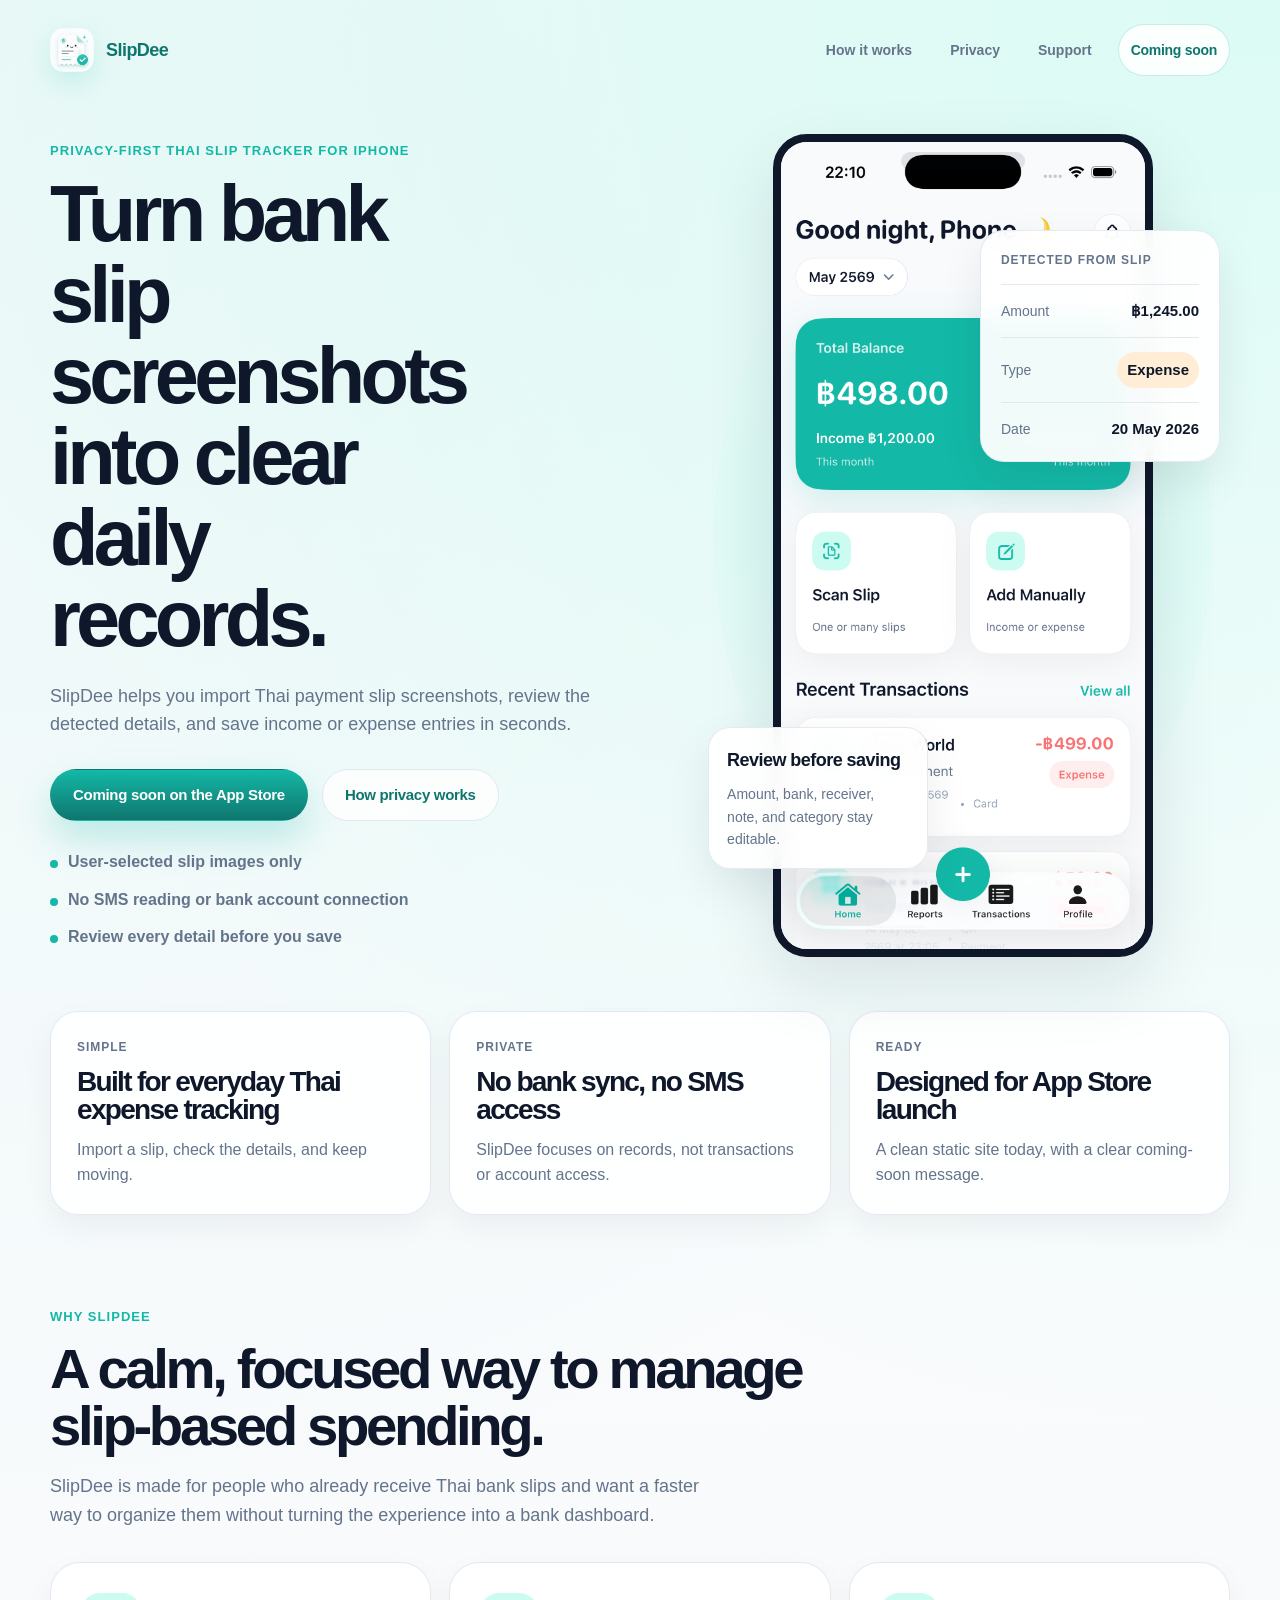
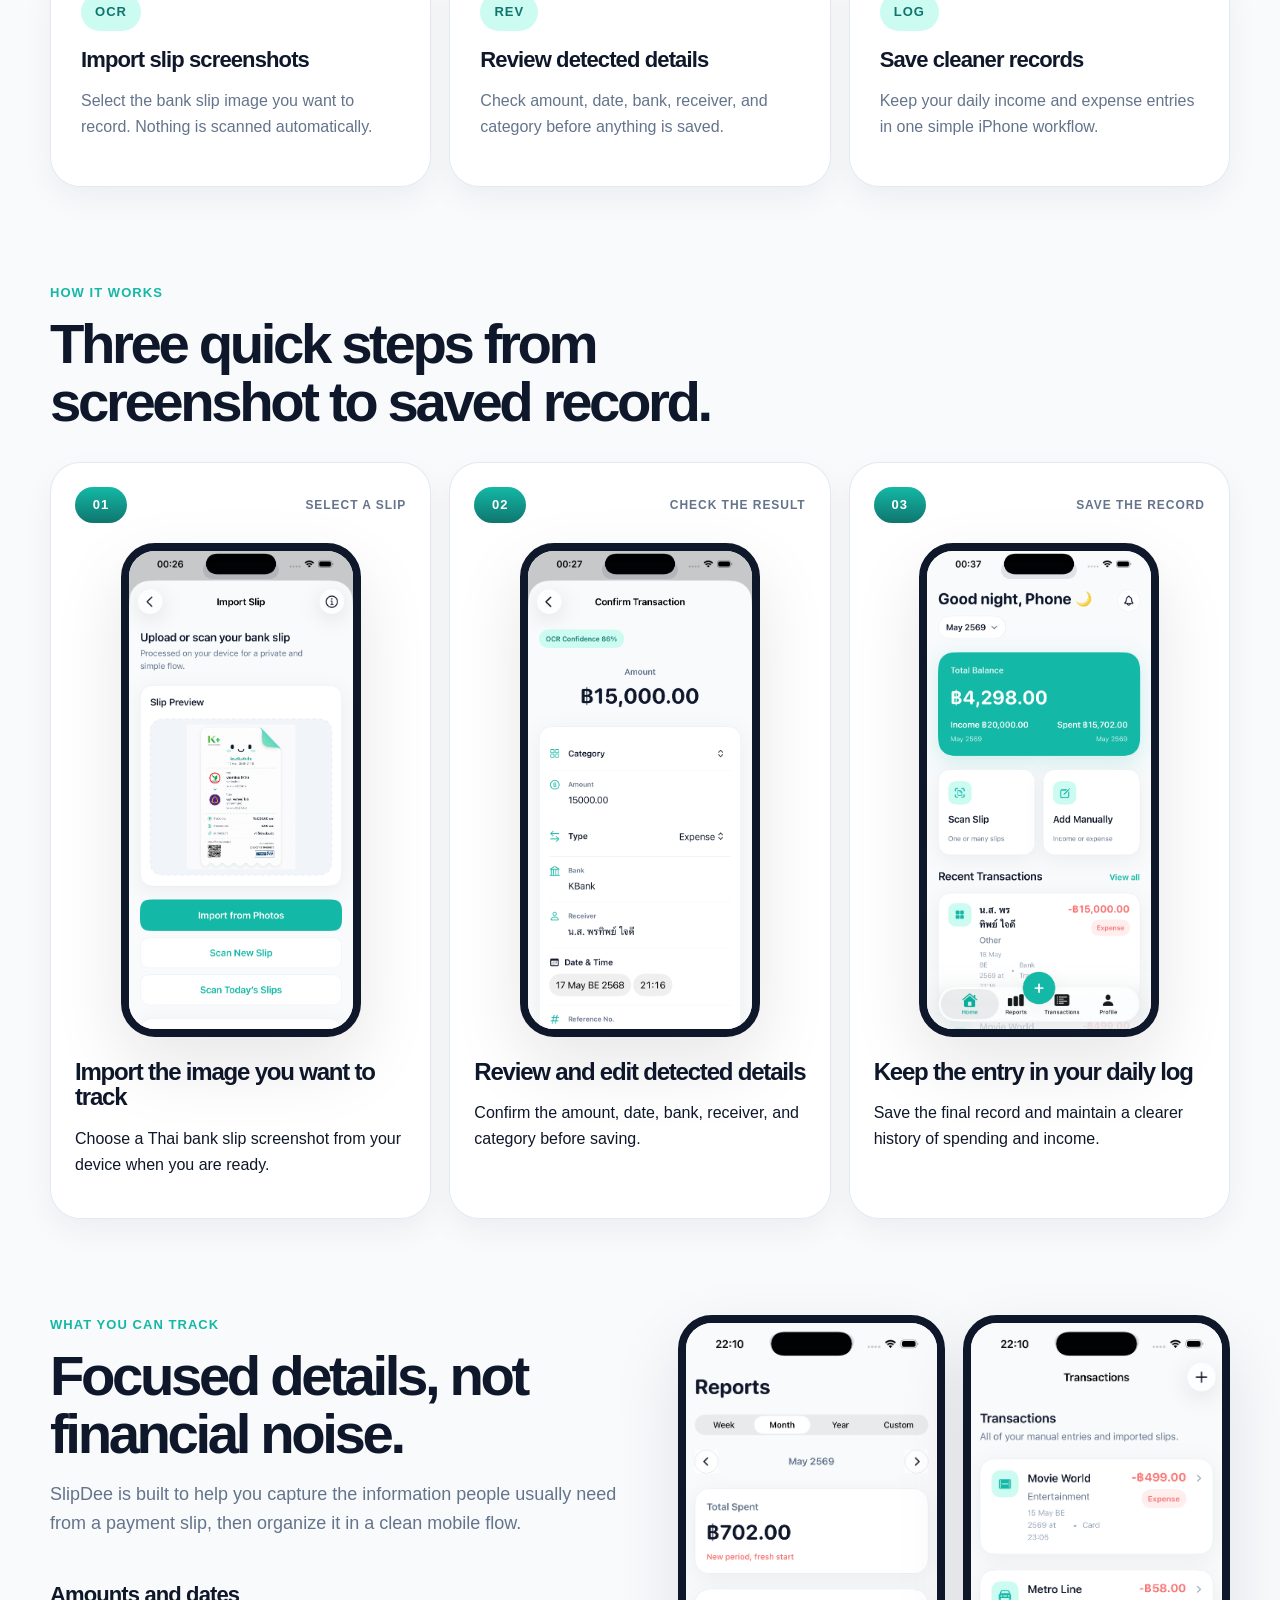
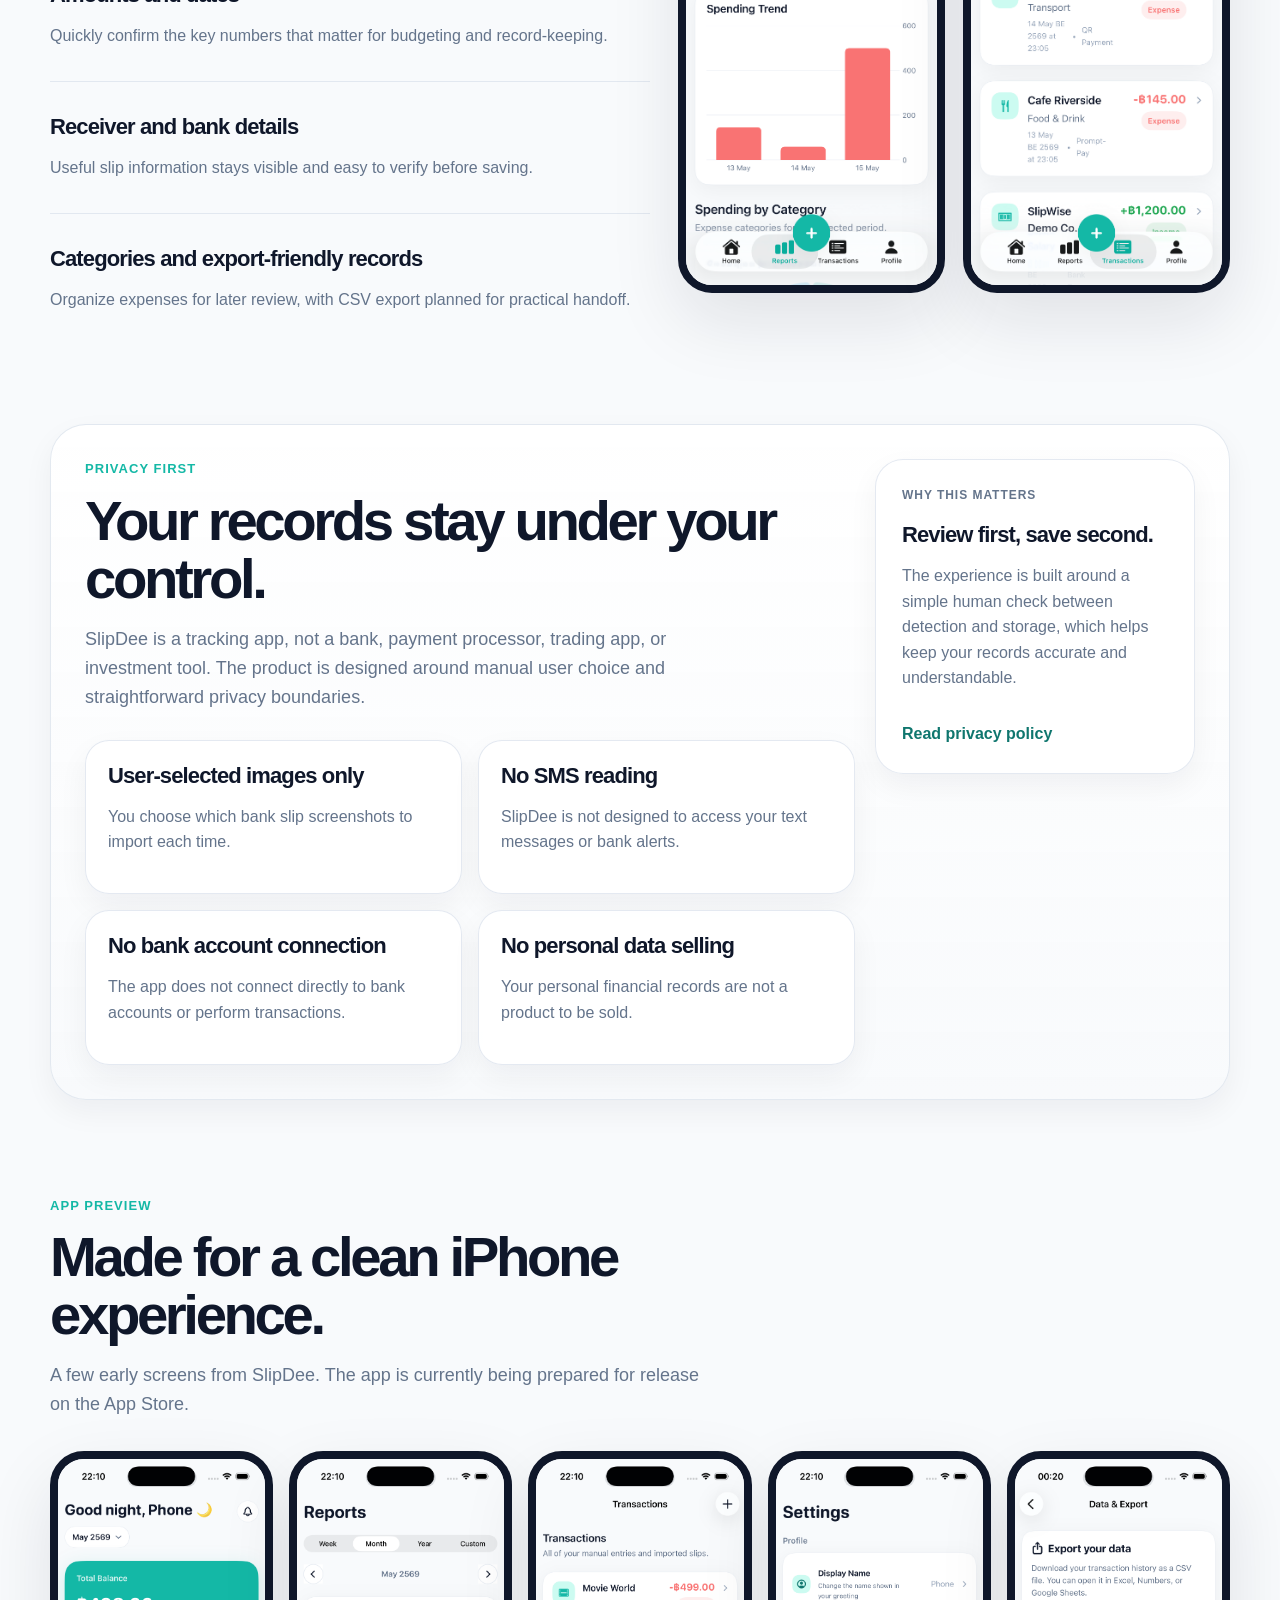
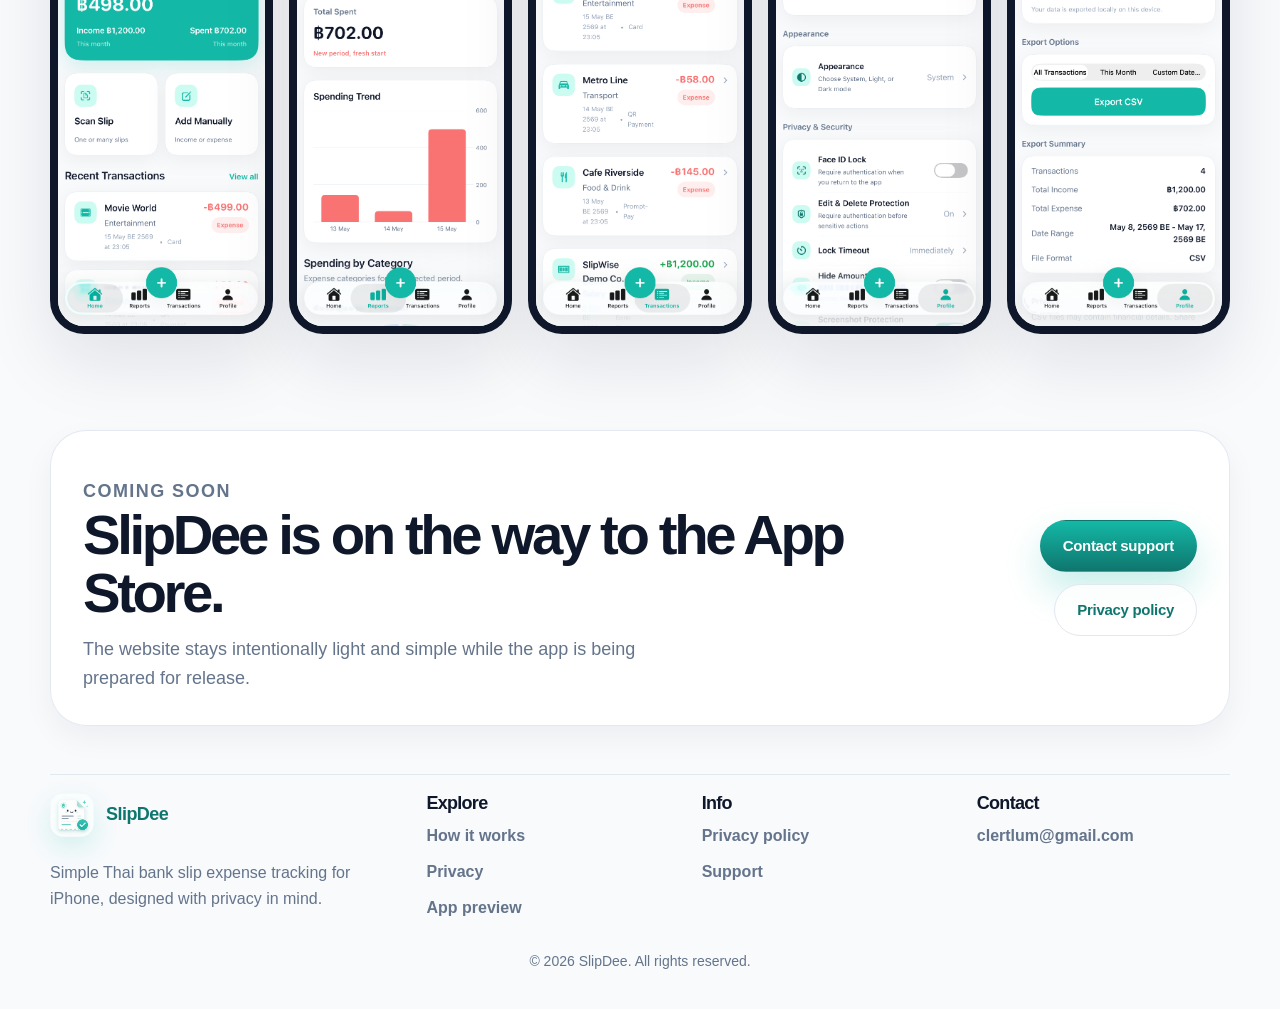
<file: index.html>
<!DOCTYPE html>
<html lang="en">
<head>
  <meta charset="UTF-8" />
  <meta name="viewport" content="width=device-width, initial-scale=1.0" />
  <title>SlipDee - Thai bank slip expense tracking for iPhone</title>
  <meta
    name="description"
    content="SlipDee helps Thai users import bank slip screenshots, review detected details, and save income or expense records in a simple privacy-first iPhone app."
  />
  <link rel="stylesheet" href="style.css" />
</head>
<body>
  <div class="page-shell">
    <header class="site-header">
      <a href="index.html" class="brand" aria-label="SlipDee home">
        <img
          src="assets/app-icon.png"
          alt="SlipDee app icon"
          class="brand-icon"
        />
        <span class="brand-text">SlipDee</span>
      </a>

      <nav class="site-nav" aria-label="Main navigation">
        <a href="#how-it-works">How it works</a>
        <a href="#privacy">Privacy</a>
        <a href="support.html">Support</a>
        <a href="#coming-soon" class="button button-nav">Coming soon</a>
      </nav>
    </header>

    <main>
      <section class="hero">
        <div class="hero-copy">
          <p class="eyebrow">Privacy-first Thai slip tracker for iPhone</p>
          <h1>Turn bank slip screenshots into clear daily records.</h1>
          <p class="hero-lead">
            SlipDee helps you import Thai payment slip screenshots, review the
            detected details, and save income or expense entries in seconds.
          </p>

          <div class="hero-actions">
            <a href="#coming-soon" class="button button-primary">Coming soon on the App Store</a>
            <a href="#privacy" class="button button-secondary">How privacy works</a>
          </div>

          <ul class="hero-points" aria-label="SlipDee highlights">
            <li>User-selected slip images only</li>
            <li>No SMS reading or bank account connection</li>
            <li>Review every detail before you save</li>
          </ul>
        </div>

        <div class="hero-visual">
          <div class="hero-glow" aria-hidden="true"></div>

          <article class="device device-primary">
            <img
              src="assets/screenshot-1.png"
              alt="SlipDee home screen showing expense tracking overview"
            />
          </article>

          <article class="floating-card summary-card">
            <p class="card-label">Detected from slip</p>
            <div class="summary-row">
              <span>Amount</span>
              <strong>฿1,245.00</strong>
            </div>
            <div class="summary-row">
              <span>Type</span>
              <strong class="expense-chip">Expense</strong>
            </div>
            <div class="summary-row">
              <span>Date</span>
              <strong>20 May 2026</strong>
            </div>
          </article>

          <article class="floating-card mini-card">
            <p class="mini-card-title">Review before saving</p>
            <p class="mini-card-text">Amount, bank, receiver, note, and category stay editable.</p>
          </article>
        </div>
      </section>

      <section class="signal-band" aria-label="Key value points">
        <article class="signal-card">
          <p class="signal-kicker">Simple</p>
          <h2>Built for everyday Thai expense tracking</h2>
          <p>Import a slip, check the details, and keep moving.</p>
        </article>

        <article class="signal-card">
          <p class="signal-kicker">Private</p>
          <h2>No bank sync, no SMS access</h2>
          <p>SlipDee focuses on records, not transactions or account access.</p>
        </article>

        <article class="signal-card">
          <p class="signal-kicker">Ready</p>
          <h2>Designed for App Store launch</h2>
          <p>A clean static site today, with a clear coming-soon message.</p>
        </article>
      </section>

      <section class="section intro-section" id="features">
        <div class="section-heading">
          <p class="eyebrow">Why SlipDee</p>
          <h2>A calm, focused way to manage slip-based spending.</h2>
          <p class="section-lead">
            SlipDee is made for people who already receive Thai bank slips and
            want a faster way to organize them without turning the experience
            into a bank dashboard.
          </p>
        </div>

        <div class="value-grid">
          <article class="value-card">
            <span class="icon-badge">OCR</span>
            <h3>Import slip screenshots</h3>
            <p>Select the bank slip image you want to record. Nothing is scanned automatically.</p>
          </article>

          <article class="value-card">
            <span class="icon-badge">REV</span>
            <h3>Review detected details</h3>
            <p>Check amount, date, bank, receiver, and category before anything is saved.</p>
          </article>

          <article class="value-card">
            <span class="icon-badge">LOG</span>
            <h3>Save cleaner records</h3>
            <p>Keep your daily income and expense entries in one simple iPhone workflow.</p>
          </article>
        </div>
      </section>

      <section class="section steps-section" id="how-it-works">
        <div class="section-heading">
          <p class="eyebrow">How it works</p>
          <h2>Three quick steps from screenshot to saved record.</h2>
        </div>

        <div class="steps-grid">
          <article class="step-card">
            <div class="step-topline">
              <span class="step-number">01</span>
              <p>Select a slip</p>
            </div>
            <div class="device step-device">
              <img
                src="assets/step-1-import.png"
                alt="SlipDee import screen for selecting a Thai bank slip image"
              />
            </div>
            <h3>Import the image you want to track</h3>
            <p>Choose a Thai bank slip screenshot from your device when you are ready.</p>
          </article>

          <article class="step-card">
            <div class="step-topline">
              <span class="step-number">02</span>
              <p>Check the result</p>
            </div>
            <div class="device step-device">
              <img
                src="assets/step-2-review.png"
                alt="SlipDee review screen showing detected transaction details"
              />
            </div>
            <h3>Review and edit detected details</h3>
            <p>Confirm the amount, date, bank, receiver, and category before saving.</p>
          </article>

          <article class="step-card">
            <div class="step-topline">
              <span class="step-number">03</span>
              <p>Save the record</p>
            </div>
            <div class="device step-device">
              <img
                src="assets/step-3-saved.png"
                alt="SlipDee saved record screen after the expense entry is created"
              />
            </div>
            <h3>Keep the entry in your daily log</h3>
            <p>Save the final record and maintain a clearer history of spending and income.</p>
          </article>
        </div>
      </section>

      <section class="section showcase-section">
        <div class="showcase-copy">
          <p class="eyebrow">What you can track</p>
          <h2>Focused details, not financial noise.</h2>
          <p class="section-lead">
            SlipDee is built to help you capture the information people usually
            need from a payment slip, then organize it in a clean mobile flow.
          </p>

          <div class="detail-list">
            <article class="detail-item">
              <h3>Amounts and dates</h3>
              <p>Quickly confirm the key numbers that matter for budgeting and record-keeping.</p>
            </article>

            <article class="detail-item">
              <h3>Receiver and bank details</h3>
              <p>Useful slip information stays visible and easy to verify before saving.</p>
            </article>

            <article class="detail-item">
              <h3>Categories and export-friendly records</h3>
              <p>Organize expenses for later review, with CSV export planned for practical handoff.</p>
            </article>
          </div>
        </div>

        <div class="showcase-visuals">
          <article class="device device-secondary">
            <img
              src="assets/screenshot-2.png"
              alt="SlipDee screen for scanning or importing a bank slip"
            />
          </article>
          <article class="device device-secondary">
            <img
              src="assets/screenshot-3.png"
              alt="SlipDee review screen with categorized transaction details"
            />
          </article>
        </div>
      </section>

      <section class="privacy-panel" id="privacy">
        <div class="privacy-copy">
          <p class="eyebrow">Privacy first</p>
          <h2>Your records stay under your control.</h2>
          <p class="section-lead">
            SlipDee is a tracking app, not a bank, payment processor, trading
            app, or investment tool. The product is designed around manual user
            choice and straightforward privacy boundaries.
          </p>

          <div class="privacy-grid">
            <article class="privacy-item">
              <h3>User-selected images only</h3>
              <p>You choose which bank slip screenshots to import each time.</p>
            </article>

            <article class="privacy-item">
              <h3>No SMS reading</h3>
              <p>SlipDee is not designed to access your text messages or bank alerts.</p>
            </article>

            <article class="privacy-item">
              <h3>No bank account connection</h3>
              <p>The app does not connect directly to bank accounts or perform transactions.</p>
            </article>

            <article class="privacy-item">
              <h3>No personal data selling</h3>
              <p>Your personal financial records are not a product to be sold.</p>
            </article>
          </div>
        </div>

        <aside class="privacy-card">
          <p class="card-label">Why this matters</p>
          <h3>Review first, save second.</h3>
          <p>
            The experience is built around a simple human check between
            detection and storage, which helps keep your records accurate and
            understandable.
          </p>
          <a href="privacy.html" class="text-link">Read privacy policy</a>
        </aside>
      </section>

      <section class="section preview-section" id="coming-soon">
        <div class="section-heading">
          <p class="eyebrow">App preview</p>
          <h2>Made for a clean iPhone experience.</h2>
          <p class="section-lead">
            A few early screens from SlipDee. The app is currently being
            prepared for release on the App Store.
          </p>
        </div>

        <div class="preview-grid">
          <article class="device preview-device">
            <img src="assets/screenshot-1.png" alt="SlipDee dashboard preview" />
          </article>
          <article class="device preview-device">
            <img src="assets/screenshot-2.png" alt="SlipDee import preview" />
          </article>
          <article class="device preview-device">
            <img src="assets/screenshot-3.png" alt="SlipDee review preview" />
          </article>
          <article class="device preview-device">
            <img src="assets/screenshot-4.png" alt="SlipDee reports preview" />
          </article>
          <article class="device preview-device">
            <img src="assets/screenshot-5.png" alt="SlipDee export preview" />
          </article>
        </div>
      </section>

      <section class="cta-panel">
        <div>
          <p class="eyebrow">Coming soon</p>
          <h2>SlipDee is on the way to the App Store.</h2>
          <p>
            The website stays intentionally light and simple while the app is
            being prepared for release.
          </p>
        </div>

        <div class="cta-actions">
          <a href="support.html" class="button button-primary">Contact support</a>
          <a href="privacy.html" class="button button-secondary">Privacy policy</a>
        </div>
      </section>
    </main>

    <footer class="site-footer">
      <div class="footer-brand">
        <a href="index.html" class="brand" aria-label="SlipDee home">
          <img
            src="assets/app-icon.png"
            alt="SlipDee app icon"
            class="brand-icon"
          />
          <span class="brand-text">SlipDee</span>
        </a>
        <p>Simple Thai bank slip expense tracking for iPhone, designed with privacy in mind.</p>
      </div>

      <div class="footer-links">
        <h3>Explore</h3>
        <a href="#how-it-works">How it works</a>
        <a href="#privacy">Privacy</a>
        <a href="#coming-soon">App preview</a>
      </div>

      <div class="footer-links">
        <h3>Info</h3>
        <a href="privacy.html">Privacy policy</a>
        <a href="support.html">Support</a>
      </div>

      <div class="footer-links">
        <h3>Contact</h3>
        <a href="mailto:clertlum@gmail.com">clertlum@gmail.com</a>
      </div>
    </footer>

    <p class="site-meta">© 2026 SlipDee. All rights reserved.</p>
  </div>
</body>
</html>
</file>
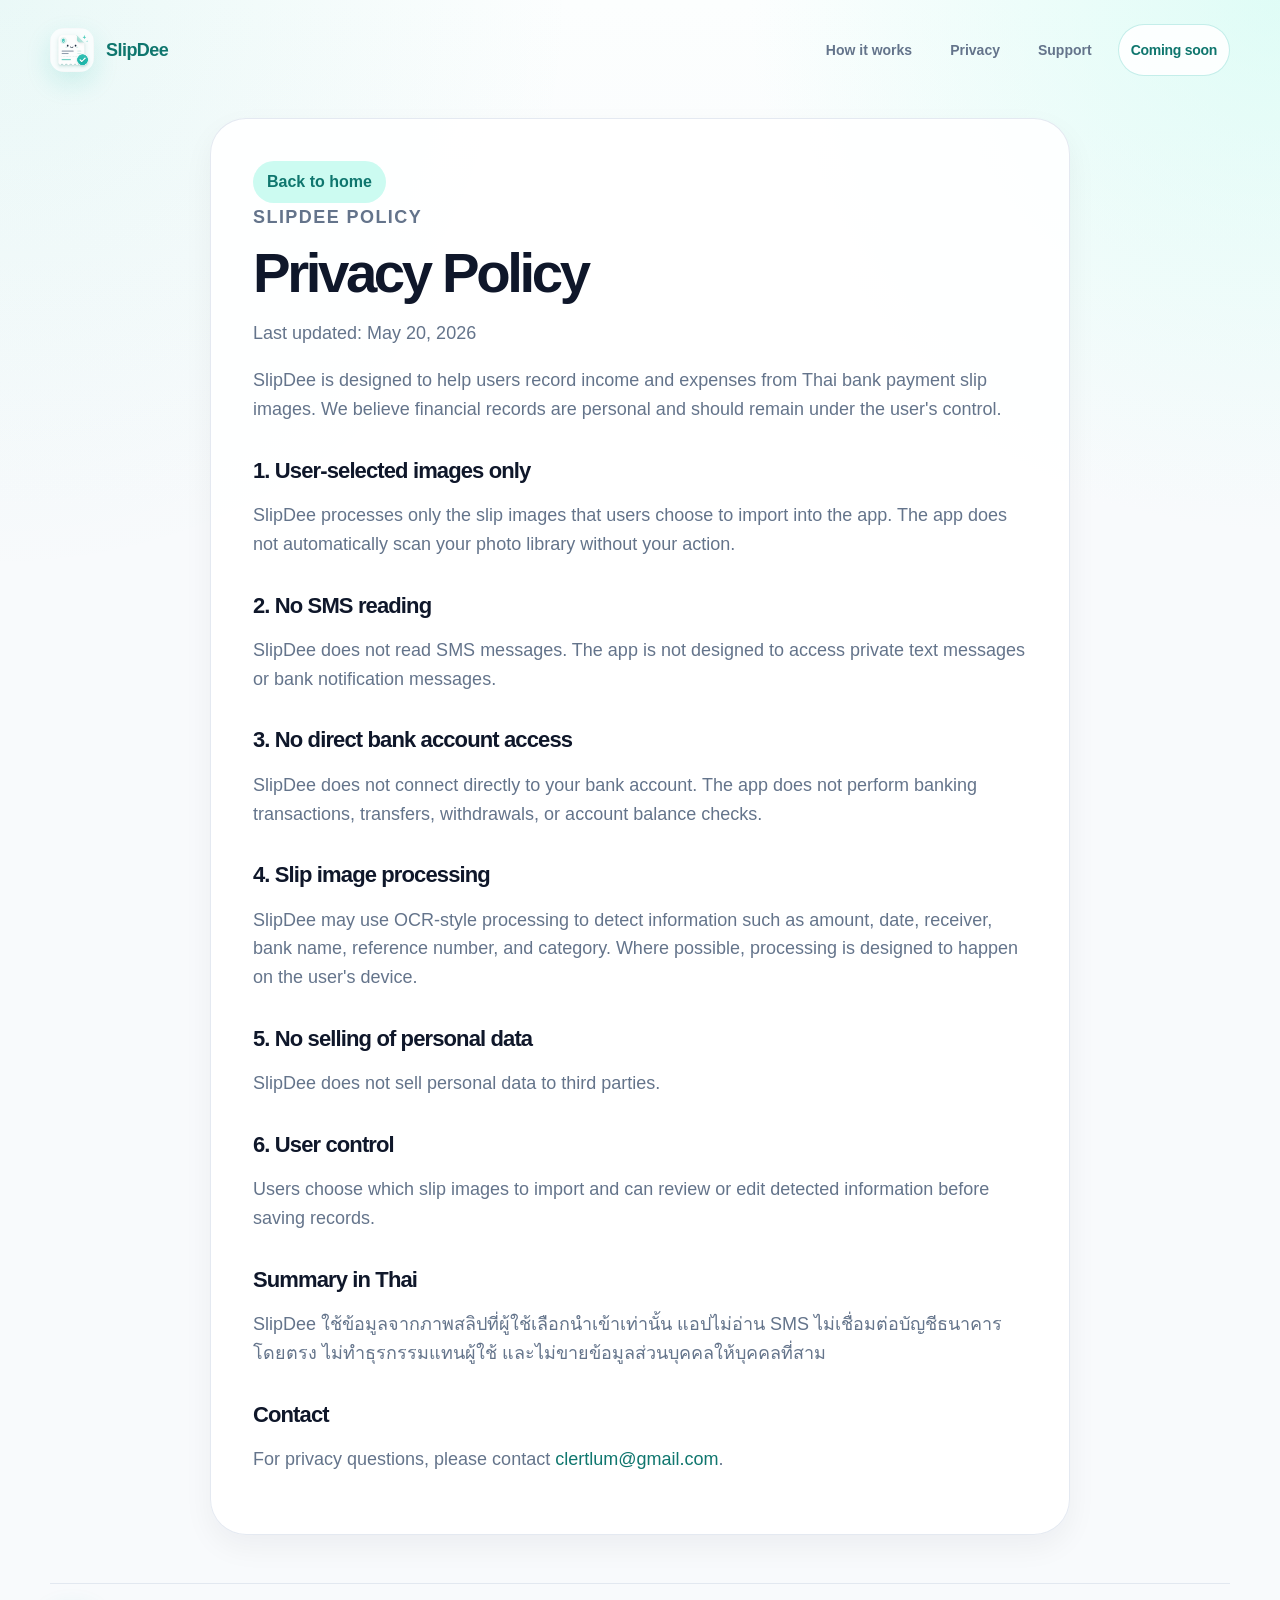
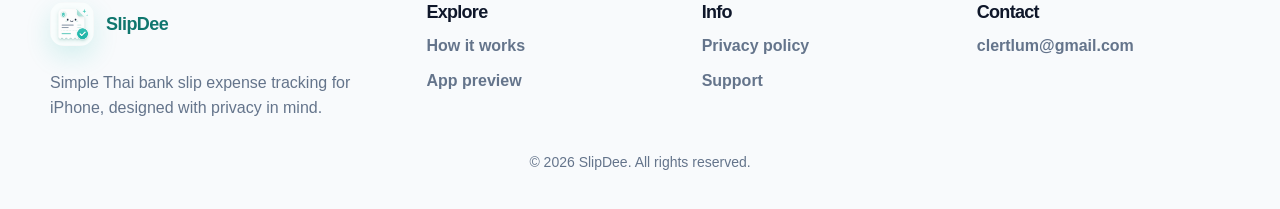
<file: privacy.html>
<!DOCTYPE html>
<html lang="en">
<head>
  <meta charset="UTF-8" />
  <meta name="viewport" content="width=device-width, initial-scale=1.0" />
  <title>Privacy Policy - SlipDee</title>
  <meta
    name="description"
    content="Privacy information for SlipDee, the Thai bank slip expense tracker for iPhone."
  />
  <link rel="stylesheet" href="style.css" />
</head>
<body>
  <div class="page-shell">
    <header class="site-header">
      <a href="index.html" class="brand" aria-label="SlipDee home">
        <img
          src="assets/app-icon.png"
          alt="SlipDee app icon"
          class="brand-icon"
        />
        <span class="brand-text">SlipDee</span>
      </a>

      <nav class="site-nav" aria-label="Secondary navigation">
        <a href="index.html#how-it-works">How it works</a>
        <a href="index.html#privacy">Privacy</a>
        <a href="support.html">Support</a>
        <a href="index.html#coming-soon" class="button button-nav">Coming soon</a>
      </nav>
    </header>

    <main class="page-content">
      <a href="index.html" class="back-link">Back to home</a>

      <p class="eyebrow">SlipDee policy</p>
      <h1>Privacy Policy</h1>
      <p>Last updated: May 20, 2026</p>

      <p>
        SlipDee is designed to help users record income and expenses from Thai
        bank payment slip images. We believe financial records are personal and
        should remain under the user's control.
      </p>

      <h2>1. User-selected images only</h2>
      <p>
        SlipDee processes only the slip images that users choose to import into
        the app. The app does not automatically scan your photo library without
        your action.
      </p>

      <h2>2. No SMS reading</h2>
      <p>
        SlipDee does not read SMS messages. The app is not designed to access
        private text messages or bank notification messages.
      </p>

      <h2>3. No direct bank account access</h2>
      <p>
        SlipDee does not connect directly to your bank account. The app does
        not perform banking transactions, transfers, withdrawals, or account
        balance checks.
      </p>

      <h2>4. Slip image processing</h2>
      <p>
        SlipDee may use OCR-style processing to detect information such as
        amount, date, receiver, bank name, reference number, and category.
        Where possible, processing is designed to happen on the user's device.
      </p>

      <h2>5. No selling of personal data</h2>
      <p>
        SlipDee does not sell personal data to third parties.
      </p>

      <h2>6. User control</h2>
      <p>
        Users choose which slip images to import and can review or edit
        detected information before saving records.
      </p>

      <h2>Summary in Thai</h2>
      <p>
        SlipDee ใช้ข้อมูลจากภาพสลิปที่ผู้ใช้เลือกนำเข้าเท่านั้น แอปไม่อ่าน
        SMS ไม่เชื่อมต่อบัญชีธนาคารโดยตรง ไม่ทำธุรกรรมแทนผู้ใช้ และไม่ขายข้อมูลส่วนบุคคลให้บุคคลที่สาม
      </p>

      <h2>Contact</h2>
      <p>
        For privacy questions, please contact
        <a href="mailto:clertlum@gmail.com">clertlum@gmail.com</a>.
      </p>
    </main>

    <footer class="site-footer">
      <div class="footer-brand">
        <a href="index.html" class="brand" aria-label="SlipDee home">
          <img
            src="assets/app-icon.png"
            alt="SlipDee app icon"
            class="brand-icon"
          />
          <span class="brand-text">SlipDee</span>
        </a>
        <p>Simple Thai bank slip expense tracking for iPhone, designed with privacy in mind.</p>
      </div>

      <div class="footer-links">
        <h3>Explore</h3>
        <a href="index.html#how-it-works">How it works</a>
        <a href="index.html#coming-soon">App preview</a>
      </div>

      <div class="footer-links">
        <h3>Info</h3>
        <a href="privacy.html">Privacy policy</a>
        <a href="support.html">Support</a>
      </div>

      <div class="footer-links">
        <h3>Contact</h3>
        <a href="mailto:clertlum@gmail.com">clertlum@gmail.com</a>
      </div>
    </footer>

    <p class="site-meta">© 2026 SlipDee. All rights reserved.</p>
  </div>
</body>
</html>
</file>
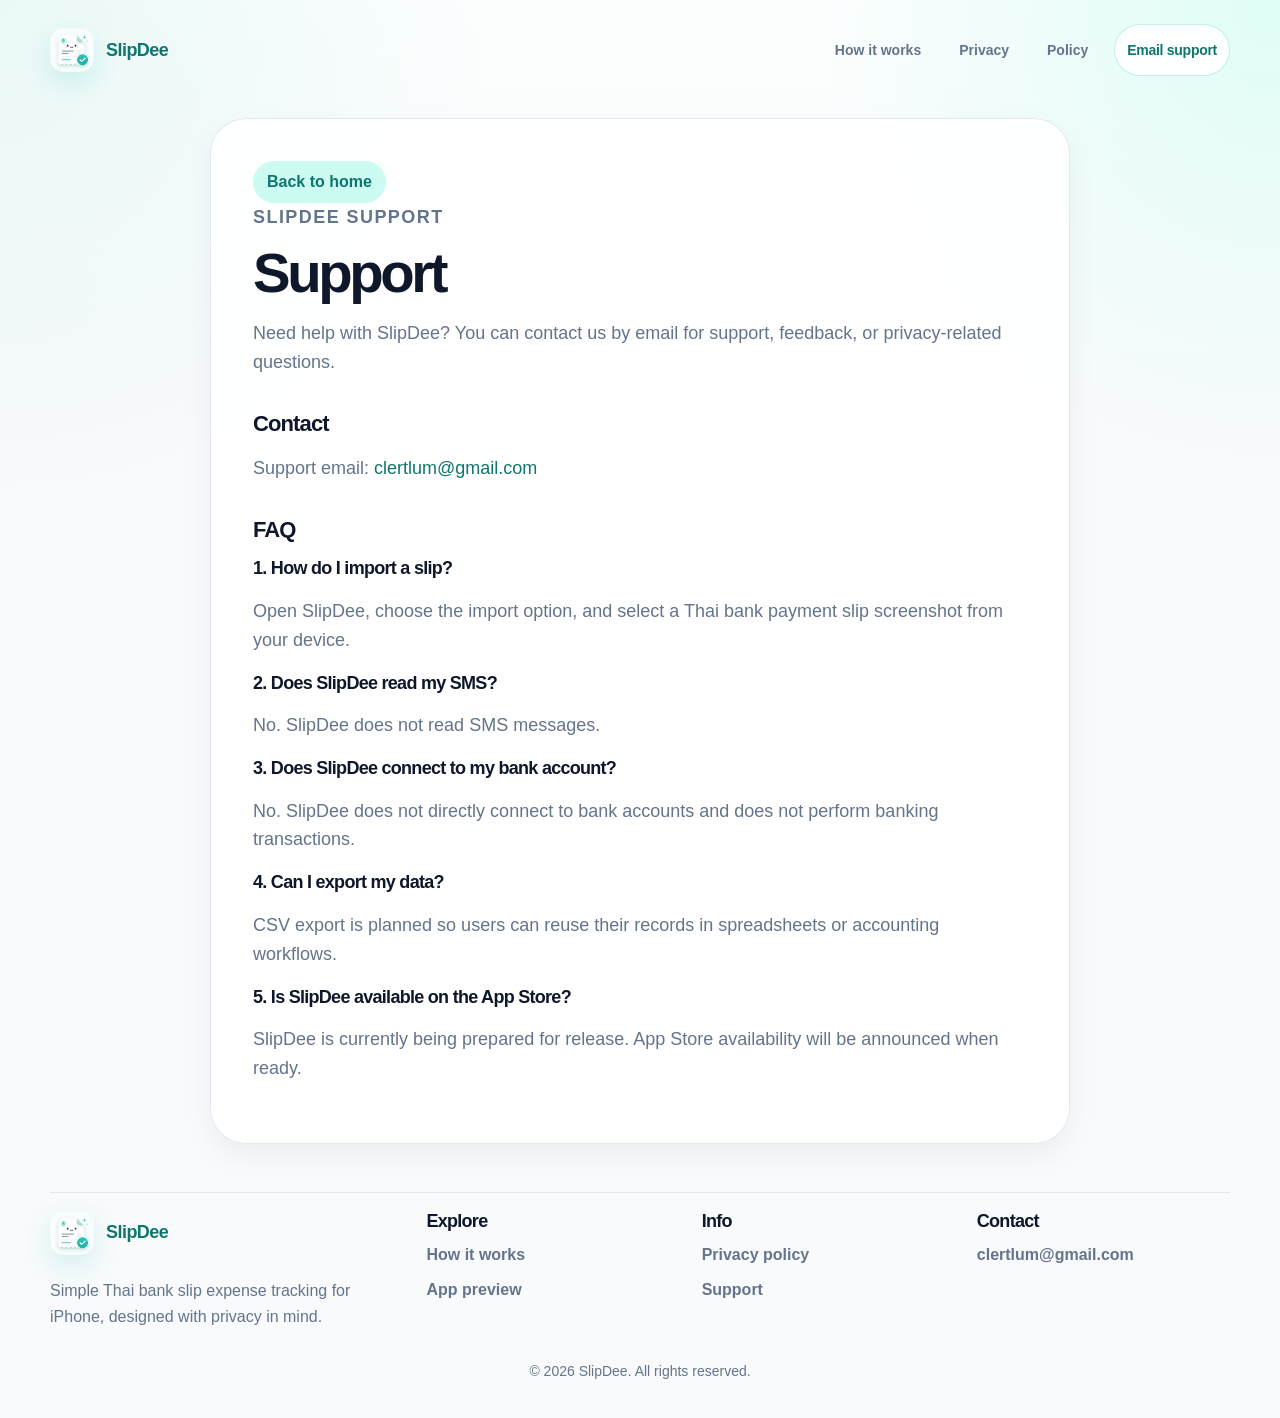
<file: support.html>
<!DOCTYPE html>
<html lang="en">
<head>
  <meta charset="UTF-8" />
  <meta name="viewport" content="width=device-width, initial-scale=1.0" />
  <title>Support - SlipDee</title>
  <meta
    name="description"
    content="Support information for SlipDee, the Thai bank slip expense tracker for iPhone."
  />
  <link rel="stylesheet" href="style.css" />
</head>
<body>
  <div class="page-shell">
    <header class="site-header">
      <a href="index.html" class="brand" aria-label="SlipDee home">
        <img
          src="assets/app-icon.png"
          alt="SlipDee app icon"
          class="brand-icon"
        />
        <span class="brand-text">SlipDee</span>
      </a>

      <nav class="site-nav" aria-label="Secondary navigation">
        <a href="index.html#how-it-works">How it works</a>
        <a href="index.html#privacy">Privacy</a>
        <a href="privacy.html">Policy</a>
        <a href="mailto:clertlum@gmail.com" class="button button-nav">Email support</a>
      </nav>
    </header>

    <main class="page-content">
      <a href="index.html" class="back-link">Back to home</a>

      <p class="eyebrow">SlipDee support</p>
      <h1>Support</h1>
      <p>
        Need help with SlipDee? You can contact us by email for support,
        feedback, or privacy-related questions.
      </p>

      <h2>Contact</h2>
      <p>
        Support email:
        <a href="mailto:clertlum@gmail.com">clertlum@gmail.com</a>
      </p>

      <h2 id="faq">FAQ</h2>

      <h3>1. How do I import a slip?</h3>
      <p>
        Open SlipDee, choose the import option, and select a Thai bank payment
        slip screenshot from your device.
      </p>

      <h3>2. Does SlipDee read my SMS?</h3>
      <p>
        No. SlipDee does not read SMS messages.
      </p>

      <h3>3. Does SlipDee connect to my bank account?</h3>
      <p>
        No. SlipDee does not directly connect to bank accounts and does not
        perform banking transactions.
      </p>

      <h3>4. Can I export my data?</h3>
      <p>
        CSV export is planned so users can reuse their records in spreadsheets
        or accounting workflows.
      </p>

      <h3>5. Is SlipDee available on the App Store?</h3>
      <p>
        SlipDee is currently being prepared for release. App Store availability
        will be announced when ready.
      </p>
    </main>

    <footer class="site-footer">
      <div class="footer-brand">
        <a href="index.html" class="brand" aria-label="SlipDee home">
          <img
            src="assets/app-icon.png"
            alt="SlipDee app icon"
            class="brand-icon"
          />
          <span class="brand-text">SlipDee</span>
        </a>
        <p>Simple Thai bank slip expense tracking for iPhone, designed with privacy in mind.</p>
      </div>

      <div class="footer-links">
        <h3>Explore</h3>
        <a href="index.html#how-it-works">How it works</a>
        <a href="index.html#coming-soon">App preview</a>
      </div>

      <div class="footer-links">
        <h3>Info</h3>
        <a href="privacy.html">Privacy policy</a>
        <a href="support.html">Support</a>
      </div>

      <div class="footer-links">
        <h3>Contact</h3>
        <a href="mailto:clertlum@gmail.com">clertlum@gmail.com</a>
      </div>
    </footer>

    <p class="site-meta">© 2026 SlipDee. All rights reserved.</p>
  </div>
</body>
</html>
</file>
<file: style.css>
:root {
  --sd-bg: #f8fafc;
  --sd-bg-soft: #f1f5f9;
  --sd-card: #ffffff;
  --sd-primary: #14b8a6;
  --sd-primary-dark: #0f766e;
  --sd-primary-soft: #ccfbf1;
  --sd-text: #0f172a;
  --sd-text-muted: #64748b;
  --sd-border: #e2e8f0;
  --sd-income: #16a34a;
  --sd-income-soft: #dcfce7;
  --sd-expense: #f97316;
  --sd-expense-soft: #ffedd5;
  --sd-warning: #f59e0b;
  --sd-warning-soft: #fef3c7;
  --sd-error: #dc2626;
  --sd-error-soft: #fee2e2;
  --sd-shadow-lg: 0 28px 70px rgba(15, 23, 42, 0.10);
  --sd-shadow-md: 0 18px 44px rgba(15, 23, 42, 0.08);
  --sd-shadow-sm: 0 12px 30px rgba(15, 23, 42, 0.05);
  --sd-radius-xl: 36px;
  --sd-radius-lg: 28px;
  --sd-radius-md: 22px;
  --sd-radius-sm: 16px;
  --sd-max-width: 1180px;
}

* {
  box-sizing: border-box;
}

html {
  scroll-behavior: smooth;
}

body {
  margin: 0;
  color: var(--sd-text);
  font-family:
    "SF Pro Display",
    "SF Pro Text",
    -apple-system,
    BlinkMacSystemFont,
    "Noto Sans Thai",
    "Segoe UI",
    sans-serif;
  line-height: 1.6;
  background:
    radial-gradient(circle at top left, rgba(20, 184, 166, 0.08), transparent 26%),
    radial-gradient(circle at top right, rgba(204, 251, 241, 0.60), transparent 24%),
    linear-gradient(180deg, #fcfefe 0%, var(--sd-bg) 28%, var(--sd-bg) 100%);
}

a {
  color: inherit;
  text-decoration: none;
}

img {
  display: block;
  max-width: 100%;
}

.page-shell {
  width: min(var(--sd-max-width), calc(100% - 40px));
  margin: 0 auto;
}

.site-header {
  display: flex;
  align-items: center;
  justify-content: space-between;
  gap: 20px;
  padding: 24px 0 18px;
}

.brand {
  display: inline-flex;
  align-items: center;
  gap: 12px;
  font-weight: 800;
  color: var(--sd-primary-dark);
}

.brand-icon {
  width: 44px;
  height: 44px;
  border-radius: 14px;
  background: #ffffff;
  box-shadow: 0 10px 26px rgba(20, 184, 166, 0.16);
}

.brand-text {
  font-size: 18px;
  letter-spacing: -0.03em;
}

.site-nav {
  display: flex;
  align-items: center;
  gap: 14px;
  flex-wrap: wrap;
}

.site-nav a {
  color: var(--sd-text-muted);
  font-weight: 700;
  font-size: 14px;
  padding: 10px 12px;
  border-radius: 999px;
  transition:
    color 0.2s ease,
    background-color 0.2s ease,
    transform 0.2s ease;
}

.site-nav a:hover,
.site-nav a:focus-visible {
  color: var(--sd-primary-dark);
  background: rgba(255, 255, 255, 0.76);
  transform: translateY(-1px);
}

.button {
  display: inline-flex;
  align-items: center;
  justify-content: center;
  min-height: 52px;
  padding: 0 22px;
  border-radius: 999px;
  border: 1px solid transparent;
  font-weight: 800;
  font-size: 15px;
  letter-spacing: -0.02em;
  transition:
    transform 0.2s ease,
    box-shadow 0.2s ease,
    background-color 0.2s ease;
}

.button:hover,
.button:focus-visible {
  transform: translateY(-1px);
}

.button-primary {
  color: #ffffff;
  background: linear-gradient(180deg, var(--sd-primary) 0%, var(--sd-primary-dark) 100%);
  box-shadow: 0 18px 36px rgba(20, 184, 166, 0.24);
}

.button-secondary {
  color: var(--sd-primary-dark);
  border-color: var(--sd-border);
  background: rgba(255, 255, 255, 0.86);
}

.button-nav {
  color: var(--sd-primary-dark) !important;
  border: 1px solid rgba(20, 184, 166, 0.24);
  background: rgba(255, 255, 255, 0.88);
}

.hero {
  display: grid;
  grid-template-columns: minmax(0, 1.05fr) minmax(340px, 0.95fr);
  gap: 56px;
  align-items: center;
  padding: 40px 0 54px;
}

.eyebrow {
  margin: 0 0 12px;
  color: var(--sd-primary);
  font-size: 13px;
  font-weight: 900;
  text-transform: uppercase;
  letter-spacing: 0.08em;
}

.hero h1,
.section h2,
.signal-card h2,
.privacy-copy h2,
.cta-panel h2,
.page-content h1 {
  margin: 0;
  line-height: 1.02;
  letter-spacing: -0.06em;
}

.hero h1 {
  max-width: 10ch;
  font-size: clamp(3.4rem, 6.2vw, 5.9rem);
}

.hero-lead,
.section-lead,
.cta-panel p,
.page-content > p {
  color: var(--sd-text-muted);
  font-size: 18px;
}

.hero-lead {
  max-width: 34rem;
  margin: 22px 0 0;
}

.hero-actions {
  display: flex;
  gap: 14px;
  flex-wrap: wrap;
  margin-top: 30px;
}

.hero-points {
  margin: 28px 0 0;
  padding: 0;
  list-style: none;
  display: grid;
  gap: 12px;
}

.hero-points li {
  position: relative;
  padding-left: 18px;
  color: var(--sd-text-muted);
  font-weight: 600;
}

.hero-points li::before {
  content: "";
  position: absolute;
  left: 0;
  top: 11px;
  width: 8px;
  height: 8px;
  border-radius: 50%;
  background: var(--sd-primary);
}

.hero-visual {
  position: relative;
  min-height: 620px;
  display: flex;
  align-items: center;
  justify-content: center;
}

.hero-glow {
  position: absolute;
  inset: 40px 18px 54px;
  border-radius: 50%;
  background:
    radial-gradient(circle, rgba(204, 251, 241, 0.95) 0%, rgba(204, 251, 241, 0.45) 40%, transparent 72%);
}

.device {
  position: relative;
  border: 8px solid var(--sd-text);
  border-radius: 34px;
  background: #ffffff;
  overflow: hidden;
  box-shadow: var(--sd-shadow-lg);
}

.device::before {
  content: "";
  position: absolute;
  top: 10px;
  left: 50%;
  width: 34%;
  height: 18px;
  transform: translateX(-50%);
  border-radius: 999px;
  background: rgba(15, 23, 42, 0.10);
  z-index: 2;
}

.device img {
  width: 100%;
  height: 100%;
  object-fit: cover;
  background: #ffffff;
}

.device-primary {
  width: min(380px, 76%);
  aspect-ratio: 9 / 19.5;
}

.floating-card {
  position: absolute;
  background: rgba(255, 255, 255, 0.94);
  border: 1px solid rgba(226, 232, 240, 0.90);
  backdrop-filter: blur(12px);
  box-shadow: var(--sd-shadow-md);
}

.summary-card {
  top: 96px;
  right: 10px;
  width: 240px;
  padding: 20px;
  border-radius: 24px;
}

.mini-card {
  left: 12px;
  bottom: 88px;
  width: 220px;
  padding: 18px;
  border-radius: 22px;
}

.card-label,
.signal-kicker,
.step-topline p {
  margin: 0;
  color: var(--sd-text-muted);
  font-size: 12px;
  font-weight: 800;
  text-transform: uppercase;
  letter-spacing: 0.08em;
}

.summary-row {
  display: flex;
  align-items: center;
  justify-content: space-between;
  gap: 14px;
  padding-top: 14px;
  margin-top: 14px;
  border-top: 1px solid var(--sd-border);
  color: var(--sd-text-muted);
  font-size: 14px;
}

.summary-row strong {
  color: var(--sd-text);
  font-size: 15px;
}

.expense-chip {
  padding: 6px 10px;
  border-radius: 999px;
  color: #c2410c;
  background: var(--sd-expense-soft);
}

.mini-card-title {
  margin: 0;
  font-size: 18px;
  font-weight: 800;
  letter-spacing: -0.03em;
}

.mini-card-text {
  margin: 8px 0 0;
  color: var(--sd-text-muted);
  font-size: 14px;
}

.signal-band {
  display: grid;
  grid-template-columns: repeat(3, 1fr);
  gap: 18px;
  margin-bottom: 92px;
}

.signal-card,
.value-card,
.step-card,
.privacy-item,
.page-content,
.cta-panel,
.privacy-card {
  background: rgba(255, 255, 255, 0.88);
  border: 1px solid rgba(226, 232, 240, 0.92);
  box-shadow: var(--sd-shadow-sm);
}

.signal-card {
  padding: 26px;
  border-radius: 28px;
}

.signal-card h2 {
  margin-top: 10px;
  font-size: 28px;
}

.signal-card p:last-child {
  margin: 12px 0 0;
  color: var(--sd-text-muted);
}

.section {
  margin-bottom: 96px;
}

.section-heading {
  max-width: 760px;
  margin-bottom: 32px;
}

.section h2,
.privacy-copy h2,
.cta-panel h2,
.page-content h1 {
  font-size: clamp(2.2rem, 4.4vw, 4rem);
}

.section-lead {
  max-width: 42rem;
  margin: 18px 0 0;
}

.value-grid {
  display: grid;
  grid-template-columns: repeat(3, 1fr);
  gap: 18px;
}

.value-card {
  padding: 30px;
  border-radius: 30px;
}

.icon-badge {
  display: inline-flex;
  align-items: center;
  justify-content: center;
  min-width: 58px;
  height: 38px;
  padding: 0 14px;
  border-radius: 999px;
  background: var(--sd-primary-soft);
  color: var(--sd-primary-dark);
  font-size: 13px;
  font-weight: 900;
  letter-spacing: 0.08em;
}

.value-card h3,
.detail-item h3,
.privacy-item h3,
.privacy-card h3,
.footer-links h3,
.page-content h2,
.page-content h3 {
  margin: 16px 0 8px;
  font-size: 22px;
  line-height: 1.15;
  letter-spacing: -0.04em;
}

.value-card p,
.detail-item p,
.privacy-item p,
.privacy-card p,
.footer-brand p,
.footer-links a,
.site-meta,
.page-content p,
.page-content li {
  color: var(--sd-text-muted);
}

.steps-grid {
  display: grid;
  grid-template-columns: repeat(3, 1fr);
  gap: 18px;
}

.step-card {
  padding: 24px;
  border-radius: 30px;
}

.step-topline {
  display: flex;
  align-items: center;
  justify-content: space-between;
  gap: 12px;
}

.step-number {
  display: inline-flex;
  align-items: center;
  justify-content: center;
  min-width: 52px;
  height: 36px;
  padding: 0 12px;
  border-radius: 999px;
  color: #ffffff;
  background: linear-gradient(180deg, var(--sd-primary) 0%, var(--sd-primary-dark) 100%);
  font-size: 13px;
  font-weight: 900;
  letter-spacing: 0.08em;
}

.step-device {
  width: min(100%, 240px);
  aspect-ratio: 9 / 18.5;
  margin: 20px auto 0;
}

.step-card h3 {
  margin: 22px 0 8px;
  font-size: 24px;
  line-height: 1.08;
  letter-spacing: -0.05em;
}

.showcase-section {
  display: grid;
  grid-template-columns: minmax(0, 1fr) minmax(320px, 0.92fr);
  gap: 28px;
  align-items: start;
}

.detail-list {
  display: grid;
  gap: 16px;
  margin-top: 28px;
}

.detail-item {
  padding: 0 0 16px;
  border-bottom: 1px solid var(--sd-border);
}

.detail-item:last-child {
  border-bottom: 0;
  padding-bottom: 0;
}

.showcase-visuals {
  display: grid;
  grid-template-columns: repeat(2, 1fr);
  gap: 18px;
}

.device-secondary {
  aspect-ratio: 9 / 19.5;
}

.privacy-panel {
  display: grid;
  grid-template-columns: minmax(0, 1fr) 320px;
  gap: 20px;
  align-items: start;
  padding: 34px;
  margin-bottom: 96px;
  border-radius: var(--sd-radius-xl);
  background:
    linear-gradient(180deg, rgba(255, 255, 255, 0.92) 0%, rgba(248, 250, 252, 0.98) 100%);
  border: 1px solid rgba(226, 232, 240, 0.95);
  box-shadow: var(--sd-shadow-sm);
}

.privacy-grid {
  display: grid;
  grid-template-columns: repeat(2, 1fr);
  gap: 16px;
  margin-top: 28px;
}

.privacy-item {
  padding: 22px;
  border-radius: 24px;
}

.privacy-item h3 {
  margin-top: 0;
}

.privacy-card {
  padding: 26px;
  border-radius: 28px;
  position: sticky;
  top: 24px;
}

.text-link,
.page-content a,
.footer-links a:hover,
.footer-links a:focus-visible {
  color: var(--sd-primary-dark);
}

.text-link {
  display: inline-block;
  margin-top: 14px;
  font-weight: 800;
}

.preview-grid {
  display: grid;
  grid-template-columns: repeat(5, 1fr);
  gap: 16px;
}

.preview-device {
  aspect-ratio: 9 / 19.5;
}

.cta-panel {
  display: flex;
  align-items: center;
  justify-content: space-between;
  gap: 24px;
  padding: 32px;
  margin-bottom: 48px;
  border-radius: var(--sd-radius-xl);
}

.cta-panel p {
  max-width: 36rem;
  margin: 14px 0 0;
}

.cta-actions {
  display: flex;
  gap: 12px;
  flex-wrap: wrap;
  justify-content: flex-end;
}

.site-footer {
  display: grid;
  grid-template-columns: 1.4fr 1fr 1fr 1fr;
  gap: 22px;
  padding: 18px 0 12px;
  border-top: 1px solid var(--sd-border);
}

.footer-brand p {
  max-width: 26rem;
  margin: 16px 0 0;
}

.footer-links h3 {
  margin-top: 0;
  font-size: 18px;
}

.footer-links a {
  display: block;
  margin-top: 10px;
  font-weight: 600;
}

.site-meta {
  margin: 0;
  padding: 18px 0 36px;
  text-align: center;
  font-size: 14px;
}

.page-content {
  width: min(860px, 100%);
  margin: 24px auto 48px;
  padding: 42px;
  border-radius: var(--sd-radius-xl);
}

.page-content h1 {
  margin-bottom: 14px;
}

.page-content h2 {
  margin-top: 34px;
}

.page-content h3 {
  font-size: 18px;
}

.page-content ul {
  padding-left: 18px;
}

.back-link {
  display: inline-flex;
  align-items: center;
  min-height: 42px;
  padding: 0 14px;
  border-radius: 999px;
  color: var(--sd-primary-dark);
  background: var(--sd-primary-soft);
  font-weight: 800;
}

@media (max-width: 1120px) {
  .hero,
  .showcase-section,
  .privacy-panel,
  .site-footer {
    grid-template-columns: 1fr;
  }

  .signal-band,
  .value-grid,
  .steps-grid,
  .preview-grid {
    grid-template-columns: repeat(2, 1fr);
  }

  .site-header,
  .cta-panel {
    flex-direction: column;
    align-items: flex-start;
  }

  .cta-actions {
    justify-content: flex-start;
  }

  .privacy-card {
    position: static;
  }

  .hero-visual {
    min-height: 560px;
  }
}

@media (max-width: 760px) {
  body {
    background:
      radial-gradient(circle at top center, rgba(204, 251, 241, 0.88), transparent 24%),
      linear-gradient(180deg, #fcfefe 0%, var(--sd-bg) 24%, var(--sd-bg) 100%);
  }

  .page-shell {
    width: min(var(--sd-max-width), calc(100% - 24px));
  }

  .site-header {
    padding-top: 18px;
  }

  .site-nav {
    width: 100%;
    gap: 8px;
  }

  .site-nav a {
    padding: 9px 10px;
  }

  .hero {
    gap: 28px;
    padding: 26px 0 40px;
  }

  .hero h1 {
    max-width: none;
    font-size: clamp(3rem, 12vw, 4.4rem);
  }

  .hero-lead,
  .section-lead,
  .cta-panel p,
  .page-content > p {
    font-size: 16px;
  }

  .hero-visual {
    min-height: 480px;
  }

  .device-primary {
    width: min(290px, 78%);
  }

  .summary-card {
    top: 24px;
    right: 0;
    width: 210px;
  }

  .mini-card {
    left: 0;
    bottom: 28px;
    width: 180px;
  }

  .signal-band,
  .value-grid,
  .steps-grid,
  .showcase-visuals,
  .privacy-grid,
  .preview-grid {
    grid-template-columns: 1fr;
  }

  .section,
  .privacy-panel {
    margin-bottom: 72px;
  }

  .step-card,
  .value-card,
  .signal-card,
  .privacy-item,
  .page-content,
  .privacy-card,
  .cta-panel {
    border-radius: 24px;
  }

  .page-content,
  .privacy-panel,
  .cta-panel {
    padding: 24px;
  }

  .button {
    width: 100%;
  }

  .hero-actions,
  .cta-actions {
    width: 100%;
  }
}
</file>
